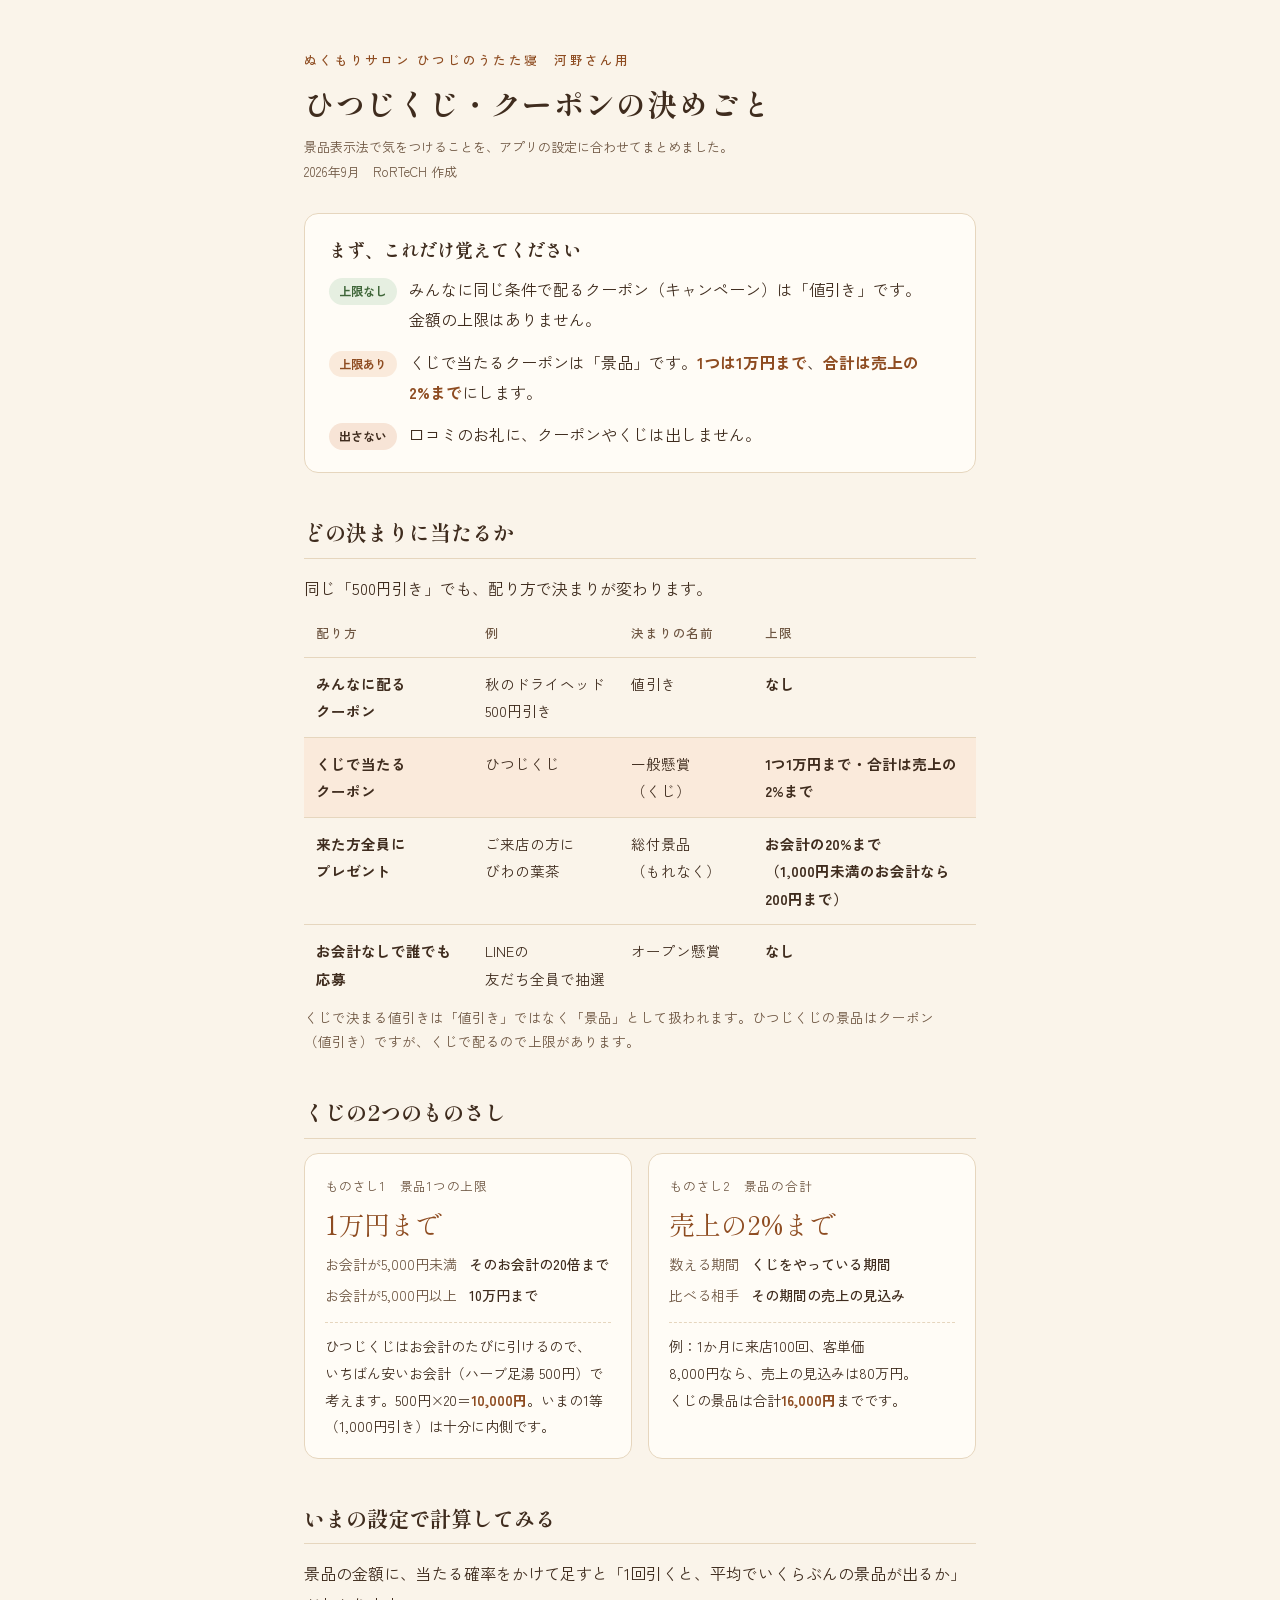
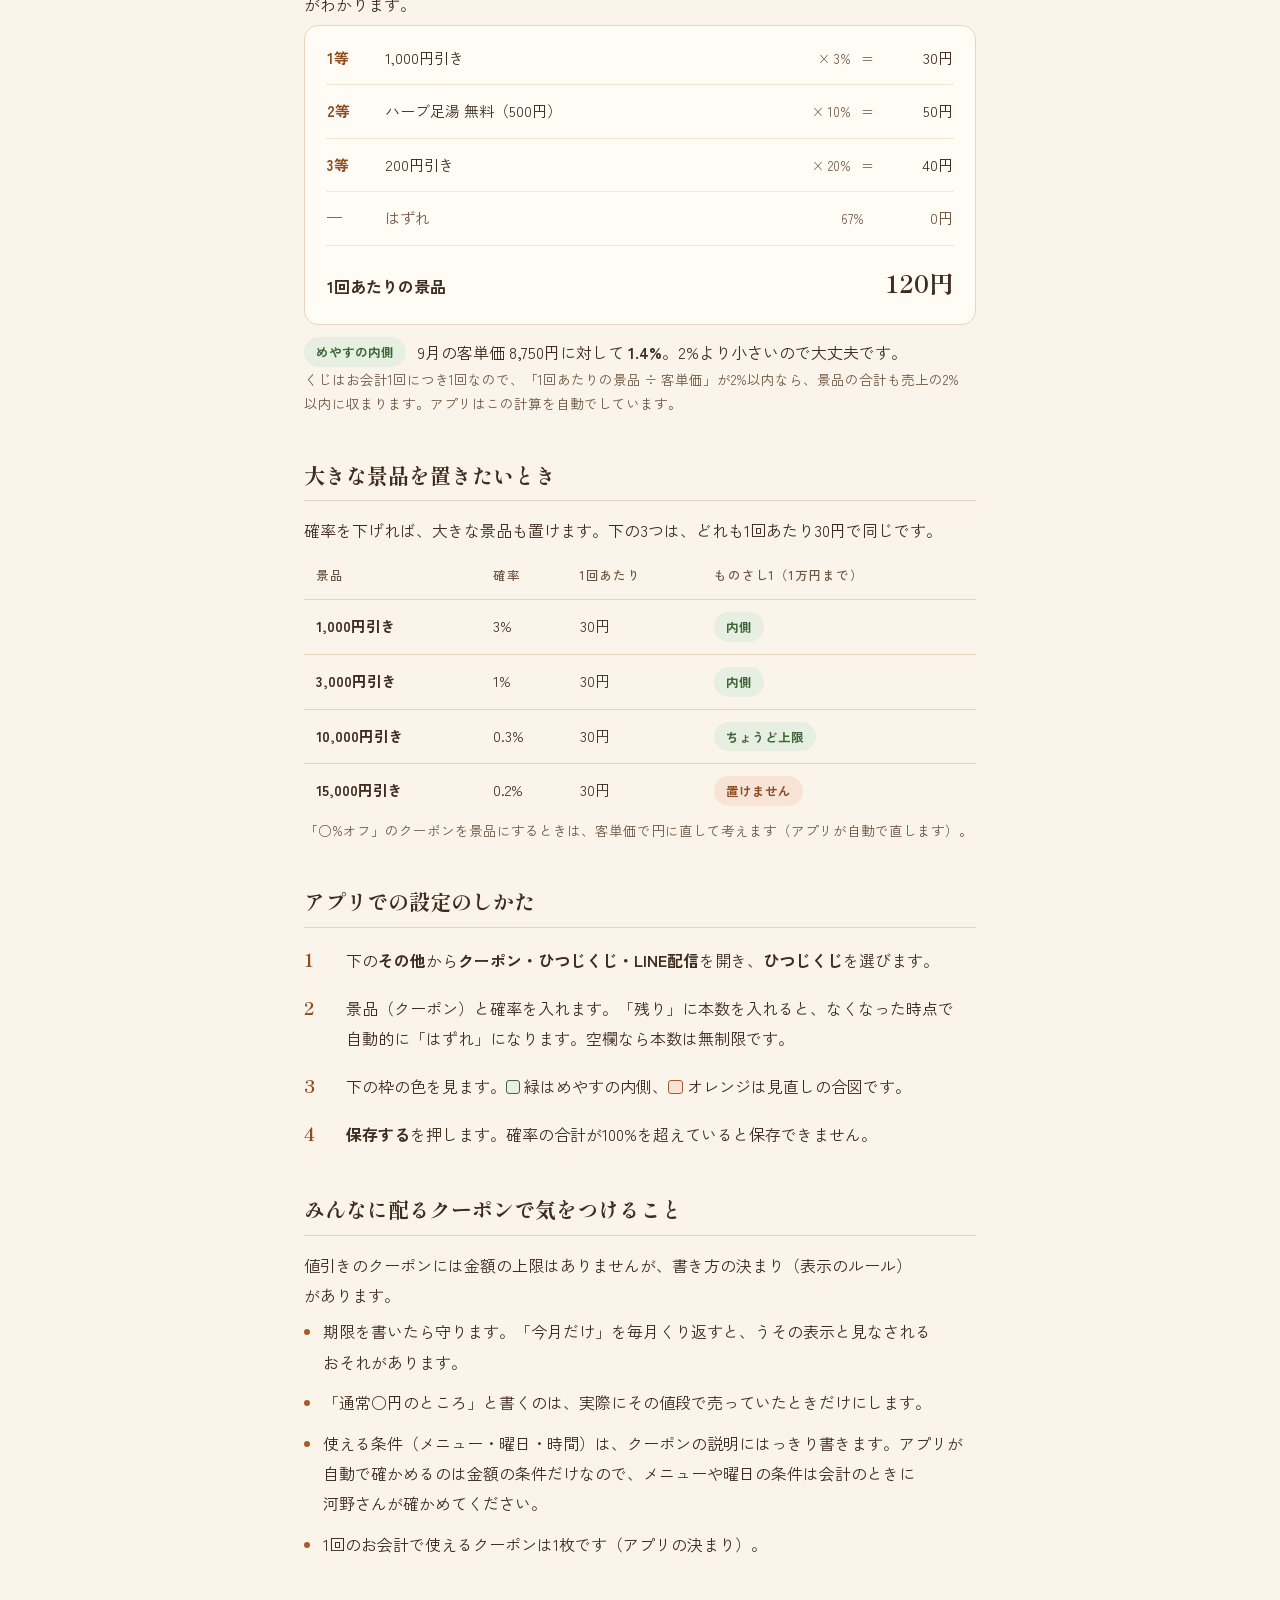
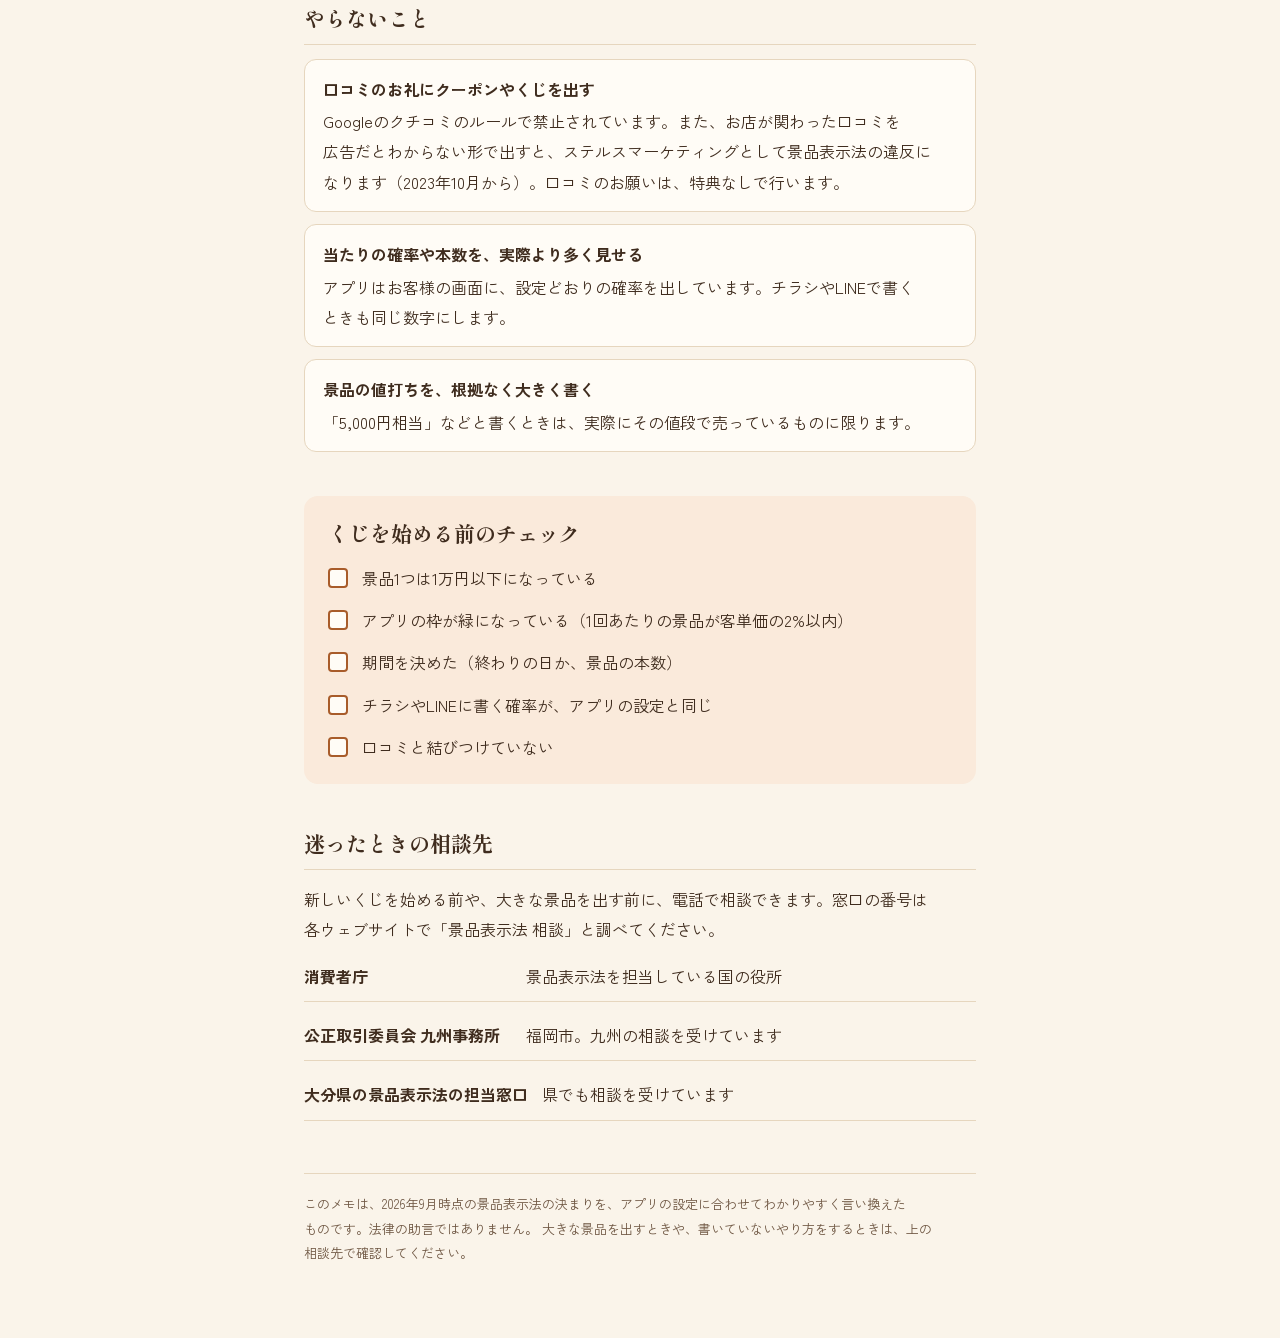
<file: guide.html>
<!DOCTYPE html>
<html lang="ja">
<head>
<meta charset="utf-8">
<meta name="viewport" content="width=device-width, initial-scale=1">
<meta name="robots" content="noindex, nofollow">
<title>ひつじくじ・クーポンの決めごと</title>
<link rel="preconnect" href="https://fonts.googleapis.com">
<link rel="preconnect" href="https://fonts.gstatic.com" crossorigin>
<link rel="stylesheet" href="https://fonts.googleapis.com/css2?family=Shippori+Mincho:wght@600;700&family=Zen+Kaku+Gothic+New:wght@400;500;700&display=swap">
<style>
:root{
  --ground:#FAF4EA;      /* 生成り：アプリの背景と同じ */
  --paper:#FFFCF6;       /* 紙 */
  --ink:#3F2C1E;         /* 焦げ茶 */
  --mute:#6E5642;
  --rule:#E6D6BE;
  --biwa:#A85C2A;        /* 枇杷色：アプリの操作色 */
  --biwa-deep:#8E4C21;
  --biwa-wash:#FAEADB;
  --leaf:#3F6639;        /* 若葉：めやすの内側 */
  --leaf-wash:#E6EFE1;
  --warn-wash:#F7E4D6;
  --font:"Zen Kaku Gothic New","Hiragino Kaku Gothic ProN","Hiragino Sans","Noto Sans JP",sans-serif;
  --font-head:"Shippori Mincho","Hiragino Mincho ProN","Yu Mincho",serif;
}
@media (prefers-color-scheme: dark){
  :root:not([data-theme="light"]){
    --ground:#1C1611; --paper:#261E17; --ink:#F1E6D8; --mute:#CDB9A3; --rule:#46382B;
    --biwa:#E29161; --biwa-deep:#F0A677; --biwa-wash:#3A281B; --leaf:#9CC592; --leaf-wash:#22301F; --warn-wash:#3C2618;
  }
}
:root[data-theme="dark"]{
  --ground:#1C1611; --paper:#261E17; --ink:#F1E6D8; --mute:#CDB9A3; --rule:#46382B;
  --biwa:#E29161; --biwa-deep:#F0A677; --biwa-wash:#3A281B; --leaf:#9CC592; --leaf-wash:#22301F; --warn-wash:#3C2618;
}
*{box-sizing:border-box;}
body{margin:0; background:var(--ground); color:var(--ink); font-family:var(--font); font-size:16px; line-height:1.9;
  -webkit-font-smoothing:antialiased; font-feature-settings:"palt" 0;
  word-break:auto-phrase; text-wrap:pretty;}
/* 語の途中で折り返さないかたまり */
.nb{display:inline-block;}
.doc{max-width:720px; margin:0 auto; padding:48px 24px 72px;}
h1,h2,h3{font-family:var(--font-head); font-weight:700; line-height:1.45; text-wrap:balance; margin:0;}
h1{font-size:30px; letter-spacing:.04em;}
h2{font-size:21px; margin-bottom:14px; padding-bottom:10px; border-bottom:1px solid var(--rule);}
h3{font-size:16.5px; font-family:var(--font); font-weight:700;}
p{margin:0;}
.num,td.num,.ledger{font-variant-numeric:tabular-nums;}
b.hl{color:var(--biwa-deep);}

.head{display:flex; flex-direction:column; gap:10px; padding-bottom:28px;}
.eyebrow{font-size:12.5px; letter-spacing:.18em; color:var(--biwa-deep); font-weight:500;}
.meta{font-size:13px; color:var(--mute);}

section{margin-top:44px;}
section > p + p, section > p + ul, section > ul + p{margin-top:12px;}

/* まず、これだけ */
.first{background:var(--paper); border:1px solid var(--rule); border-radius:14px; padding:22px 24px;}
.first h2{border:0; padding:0; margin-bottom:12px; font-size:18px;}
.first ul{list-style:none; margin:0; padding:0; display:grid; gap:12px;}
.first li{display:grid; grid-template-columns:auto 1fr; gap:12px; align-items:baseline;}
.first .tag{font-size:12px; font-weight:700; padding:2px 10px; border-radius:999px; white-space:nowrap;}
.tag.free{background:var(--leaf-wash); color:var(--leaf);}
.tag.cap{background:var(--biwa-wash); color:var(--biwa-deep);}
.tag.no{background:var(--warn-wash); color:var(--ink);}

/* 表 */
.scroll{overflow-x:auto; -webkit-overflow-scrolling:touch; margin-top:6px;}
table{width:100%; border-collapse:collapse; font-size:14.5px; min-width:560px;}
th,td{text-align:left; vertical-align:top; padding:12px 12px; border-top:1px solid var(--rule);}
thead th{font-size:12.5px; font-weight:500; color:var(--mute); border-top:0; letter-spacing:.06em;}
tbody th{font-weight:700;}
td.limit{font-weight:700;}
tr.ours th,tr.ours td{background:var(--biwa-wash);}
.small{font-size:13.5px; color:var(--mute); line-height:1.8;}

/* 2つのものさし */
.rulers{display:grid; grid-template-columns:1fr 1fr; gap:16px; margin-top:6px;}
.ruler{background:var(--paper); border:1px solid var(--rule); border-radius:14px; padding:20px 20px 18px; display:flex; flex-direction:column; gap:10px;}
.ruler .which{font-size:12.5px; color:var(--mute); letter-spacing:.06em;}
.ruler .big{font-family:var(--font-head); font-size:26px; line-height:1.3; color:var(--biwa-deep);}
.ruler dl{margin:0; display:grid; grid-template-columns:auto 1fr; gap:4px 12px; font-size:14px;}
.ruler dt{color:var(--mute);}
.ruler dd{margin:0; font-weight:500;}
.ruler .here{margin-top:4px; padding-top:10px; border-top:1px dashed var(--rule); font-size:14px;}

/* いまの設定の計算（伝票のように） */
.ledger{background:var(--paper); border:1px solid var(--rule); border-radius:14px; padding:6px 22px 18px; margin-top:6px;}
.ledger .row{display:grid; grid-template-columns:3.2em 1fr auto auto auto; gap:0 10px; align-items:baseline;
  padding:12px 0; border-bottom:1px dotted var(--rule); font-size:15px;}
.ledger .rank{font-weight:700; color:var(--biwa-deep);}
.ledger .x,.ledger .eq{color:var(--mute); font-size:13px;}
.ledger .v{text-align:right; min-width:4.6em;}
.ledger .row.miss{color:var(--mute);}
.ledger .sum{display:flex; justify-content:space-between; align-items:baseline; padding-top:14px; font-weight:700;}
.ledger .sum b{font-size:24px; font-family:var(--font-head);}
.verdict{display:flex; flex-wrap:wrap; gap:8px 12px; align-items:center; margin-top:12px;}
.pill{display:inline-block; font-size:12.5px; font-weight:700; padding:3px 12px; border-radius:999px;}
.pill.ok{background:var(--leaf-wash); color:var(--leaf);}
.pill.warn{background:var(--warn-wash); color:var(--biwa-deep);}

/* 手順 */
ol.steps{margin:6px 0 0; padding:0; list-style:none; counter-reset:s; display:grid; gap:14px;}
ol.steps li{counter-increment:s; display:grid; grid-template-columns:2em 1fr; gap:10px; align-items:baseline;}
ol.steps li::before{content:counter(s); font-family:var(--font-head); font-weight:700; color:var(--biwa-deep); font-size:18px;}
.ui{font-weight:700; white-space:nowrap;}
.swatch{display:inline-block; width:.9em; height:.9em; border-radius:3px; vertical-align:-.08em; margin-right:4px;}
.swatch.g{background:var(--leaf-wash); border:1px solid var(--leaf);}
.swatch.o{background:var(--warn-wash); border:1px solid var(--biwa);}

/* 気をつけること・やらないこと */
ul.plain{margin:6px 0 0; padding-left:1.2em; display:grid; gap:10px;}
ul.plain li::marker{color:var(--biwa);}
.dont{list-style:none; padding:0; margin:6px 0 0; display:grid; gap:12px;}
.dont li{background:var(--paper); border:1px solid var(--rule); border-radius:12px; padding:14px 18px;}
.dont b{display:block; margin-bottom:2px;}

/* チェックリスト */
.check{background:var(--biwa-wash); border-radius:14px; padding:22px 24px;}
.check h2{border:0; padding:0;}
.check ul{list-style:none; margin:0; padding:0; display:grid; gap:12px;}
.check li{display:grid; grid-template-columns:22px 1fr; gap:12px; align-items:start;}
.box{width:20px; height:20px; border:2px solid var(--biwa); border-radius:4px; background:var(--paper); margin-top:5px;}

.contact{display:grid; gap:8px; margin-top:6px;}
.contact div{display:flex; flex-wrap:wrap; gap:4px 14px; padding:10px 0; border-bottom:1px solid var(--rule);}
.contact b{min-width:13em;}

footer{margin-top:52px; padding-top:18px; border-top:1px solid var(--rule); font-size:13px; color:var(--mute); line-height:1.9;}

@media (max-width:600px){
  .doc{padding:32px 18px 56px;}
  h1{font-size:25px;}
  .rulers{grid-template-columns:1fr;}
  .ledger .row{grid-template-columns:3em 1fr auto; row-gap:2px;}
  .ledger .row .x,.ledger .row .rate{grid-column:2;}
  .contact b{min-width:0;}
}
@media print{
  :root{--ground:#fff; --paper:#fff;}
  body{font-size:12.5pt;}
  .doc{max-width:none; padding:0;}
  section,.ruler,.ledger,.check{break-inside:avoid;}
  .scroll{overflow:visible;}
}
@page{size:A4; margin:16mm 16mm 18mm;}
</style>

</head>
<body>
<main class="doc">
  <header class="head">
    <p class="eyebrow">ぬくもりサロン ひつじのうたた寝　河野さん用</p>
    <h1>ひつじくじ・<span class="nb">クーポンの決めごと</span></h1>
    <p class="meta">景品表示法で気をつけることを、アプリの設定に合わせてまとめました。<br>2026年9月　RoRTeCH 作成</p>
  </header>

  <div class="first">
    <h2>まず、これだけ覚えてください</h2>
    <ul>
      <li><span class="tag free">上限なし</span><p>みんなに同じ条件で配るクーポン（キャンペーン）は「値引き」です。金額の上限はありません。</p></li>
      <li><span class="tag cap">上限あり</span><p>くじで当たるクーポンは「景品」です。<b class="hl">1つは1万円まで</b>、<b class="hl">合計は売上の2%まで</b>にします。</p></li>
      <li><span class="tag no">出さない</span><p>口コミのお礼に、クーポンやくじは出しません。</p></li>
    </ul>
  </div>

  <section>
    <h2>どの決まりに当たるか</h2>
    <p>同じ「500円引き」でも、配り方で決まりが変わります。</p>
    <div class="scroll">
      <table>
        <thead><tr><th>配り方</th><th>例</th><th>決まりの名前</th><th>上限</th></tr></thead>
        <tbody>
          <tr><th>みんなに配るクーポン</th><td>秋のドライヘッド 500円引き</td><td>値引き</td><td class="limit">なし</td></tr>
          <tr class="ours"><th>くじで当たるクーポン</th><td>ひつじくじ</td><td>一般懸賞（くじ）</td><td class="limit">1つ1万円まで・合計は売上の2%まで</td></tr>
          <tr><th>来た方全員にプレゼント</th><td>ご来店の方にびわの葉茶</td><td>総付景品（もれなく）</td><td class="limit">お会計の20%まで（1,000円未満のお会計なら200円まで）</td></tr>
          <tr><th>お会計なしで誰でも応募</th><td>LINEの友だち全員で抽選</td><td>オープン懸賞</td><td class="limit">なし</td></tr>
        </tbody>
      </table>
    </div>
    <p class="small">くじで決まる値引きは「値引き」ではなく「景品」として扱われます。ひつじくじの景品はクーポン（値引き）ですが、くじで配るので上限があります。</p>
  </section>

  <section>
    <h2>くじの2つのものさし</h2>
    <div class="rulers">
      <div class="ruler">
        <p class="which">ものさし1　景品1つの上限</p>
        <p class="big">1万円まで</p>
        <dl>
          <dt>お会計が5,000円未満</dt><dd>そのお会計の20倍まで</dd>
          <dt>お会計が5,000円以上</dt><dd>10万円まで</dd>
        </dl>
        <p class="here">ひつじくじはお会計のたびに引けるので、いちばん安いお会計（ハーブ足湯 <span class="num">500</span>円）で考えます。<span class="num">500</span>円×20＝<b class="hl num">10,000円</b>。いまの1等（1,000円引き）は十分に内側です。</p>
      </div>
      <div class="ruler">
        <p class="which">ものさし2　景品の合計</p>
        <p class="big">売上の2%まで</p>
        <dl>
          <dt>数える期間</dt><dd>くじをやっている期間</dd>
          <dt>比べる相手</dt><dd>その期間の売上の見込み</dd>
        </dl>
        <p class="here">例：1か月に来店<span class="num">100</span>回、客単価<span class="num">8,000</span>円なら、売上の見込みは<span class="num">80</span>万円。くじの景品は合計<b class="hl num">16,000円</b>までです。</p>
      </div>
    </div>
  </section>

  <section>
    <h2>いまの設定で計算してみる</h2>
    <p>景品の金額に、当たる確率をかけて足すと「1回引くと、平均でいくらぶんの景品が出るか」がわかります。</p>
    <div class="ledger" role="table" aria-label="いまのひつじくじの計算">
      <div class="row" role="row"><span class="rank">1等</span><span>1,000円引き</span><span class="x rate num">× 3%</span><span class="eq">＝</span><span class="v num">30円</span></div>
      <div class="row" role="row"><span class="rank">2等</span><span>ハーブ足湯 無料（500円）</span><span class="x rate num">× 10%</span><span class="eq">＝</span><span class="v num">50円</span></div>
      <div class="row" role="row"><span class="rank">3等</span><span>200円引き</span><span class="x rate num">× 20%</span><span class="eq">＝</span><span class="v num">40円</span></div>
      <div class="row miss" role="row"><span class="rank">—</span><span>はずれ</span><span class="x rate num">67%</span><span class="eq"></span><span class="v num">0円</span></div>
      <div class="sum"><span>1回あたりの景品</span><b class="num">120円</b></div>
    </div>
    <div class="verdict">
      <span class="pill ok">めやすの内側</span>
      <p>9月の客単価 <span class="num">8,750</span>円に対して <b class="num">1.4%</b>。2%より小さいので大丈夫です。</p>
    </div>
    <p class="small">くじはお会計1回につき1回なので、「1回あたりの景品 ÷ 客単価」が2%以内なら、景品の合計も売上の2%以内に収まります。アプリはこの計算を自動でしています。</p>
  </section>

  <section>
    <h2>大きな景品を置きたいとき</h2>
    <p>確率を下げれば、大きな景品も置けます。下の3つは、どれも1回あたり30円で同じです。</p>
    <div class="scroll">
      <table>
        <thead><tr><th>景品</th><th>確率</th><th>1回あたり</th><th>ものさし1（1万円まで）</th></tr></thead>
        <tbody>
          <tr><th class="num">1,000円引き</th><td class="num">3%</td><td class="num">30円</td><td><span class="pill ok">内側</span></td></tr>
          <tr><th class="num">3,000円引き</th><td class="num">1%</td><td class="num">30円</td><td><span class="pill ok">内側</span></td></tr>
          <tr><th class="num">10,000円引き</th><td class="num">0.3%</td><td class="num">30円</td><td><span class="pill ok">ちょうど上限</span></td></tr>
          <tr><th class="num">15,000円引き</th><td class="num">0.2%</td><td class="num">30円</td><td><span class="pill warn">置けません</span></td></tr>
        </tbody>
      </table>
    </div>
    <p class="small">「○%オフ」のクーポンを景品にするときは、客単価で円に直して考えます（アプリが自動で直します）。</p>
  </section>

  <section>
    <h2>アプリでの設定のしかた</h2>
    <ol class="steps">
      <li><p>下の<span class="ui">その他</span>から<span class="ui">クーポン・ひつじくじ・LINE配信</span>を開き、<span class="ui">ひつじくじ</span>を選びます。</p></li>
      <li><p>景品（クーポン）と確率を入れます。「残り」に本数を入れると、なくなった時点で自動的に「はずれ」になります。空欄なら本数は無制限です。</p></li>
      <li><p>下の枠の色を見ます。<span class="swatch g"></span>緑はめやすの内側、<span class="swatch o"></span>オレンジは見直しの合図です。</p></li>
      <li><p><span class="ui">保存する</span>を押します。確率の合計が100%を超えていると保存できません。</p></li>
    </ol>
  </section>

  <section>
    <h2>みんなに配るクーポンで気をつけること</h2>
    <p>値引きのクーポンには金額の上限はありませんが、書き方の決まり（表示のルール）があります。</p>
    <ul class="plain">
      <li>期限を書いたら守ります。「今月だけ」を毎月くり返すと、うその表示と見なされるおそれがあります。</li>
      <li>「通常○円のところ」と書くのは、実際にその値段で売っていたときだけにします。</li>
      <li>使える条件（メニュー・曜日・時間）は、クーポンの説明にはっきり書きます。アプリが自動で確かめるのは金額の条件だけなので、メニューや曜日の条件は会計のときに河野さんが確かめてください。</li>
      <li>1回のお会計で使えるクーポンは1枚です（アプリの決まり）。</li>
    </ul>
  </section>

  <section>
    <h2>やらないこと</h2>
    <ul class="dont">
      <li><b>口コミのお礼にクーポンやくじを出す</b>Googleのクチコミのルールで禁止されています。また、お店が関わった口コミを広告だとわからない形で出すと、ステルスマーケティングとして景品表示法の違反になります（2023年10月から）。口コミのお願いは、特典なしで行います。</li>
      <li><b>当たりの確率や本数を、実際より多く見せる</b>アプリはお客様の画面に、設定どおりの確率を出しています。チラシやLINEで書くときも同じ数字にします。</li>
      <li><b>景品の値打ちを、根拠なく大きく書く</b>「5,000円相当」などと書くときは、実際にその値段で売っているものに限ります。</li>
    </ul>
  </section>

  <section class="check">
    <h2>くじを始める前のチェック</h2>
    <ul>
      <li><span class="box" aria-hidden="true"></span><p>景品1つは1万円以下になっている</p></li>
      <li><span class="box" aria-hidden="true"></span><p>アプリの枠が緑になっている（1回あたりの景品が客単価の2%以内）</p></li>
      <li><span class="box" aria-hidden="true"></span><p>期間を決めた（終わりの日か、景品の本数）</p></li>
      <li><span class="box" aria-hidden="true"></span><p>チラシやLINEに書く確率が、アプリの設定と同じ</p></li>
      <li><span class="box" aria-hidden="true"></span><p>口コミと結びつけていない</p></li>
    </ul>
  </section>

  <section>
    <h2>迷ったときの相談先</h2>
    <p>新しいくじを始める前や、大きな景品を出す前に、電話で相談できます。窓口の番号は各ウェブサイトで「景品表示法 相談」と調べてください。</p>
    <div class="contact">
      <div><b>消費者庁</b><span>景品表示法を担当している国の役所</span></div>
      <div><b>公正取引委員会 九州事務所</b><span>福岡市。九州の相談を受けています</span></div>
      <div><b>大分県の景品表示法の担当窓口</b><span>県でも相談を受けています</span></div>
    </div>
  </section>

  <footer>
    このメモは、2026年9月時点の景品表示法の決まりを、アプリの設定に合わせてわかりやすく言い換えたものです。法律の助言ではありません。
    大きな景品を出すときや、書いていないやり方をするときは、上の相談先で確認してください。
  </footer>
</main>

</body>
</html>
</file>
